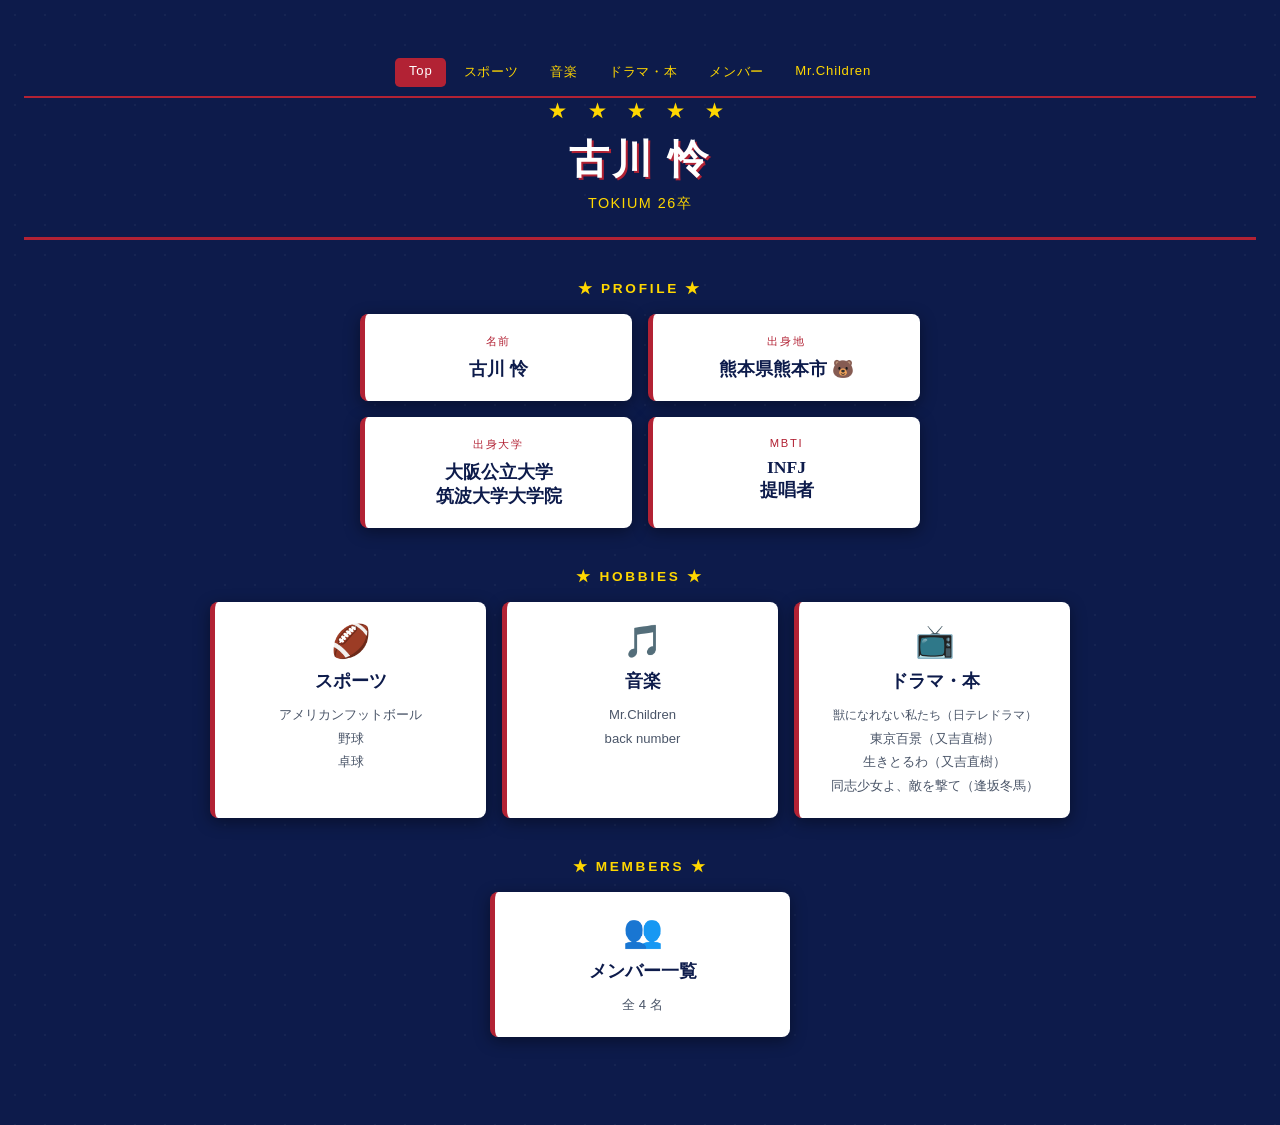
<file: index.html>
<!DOCTYPE html>
<html lang="ja">
<head>
  <meta charset="UTF-8">
  <meta name="viewport" content="width=device-width, initial-scale=1.0">
  <title>古川怜 - TOKIUM 26卒</title>
  <link rel="stylesheet" href="style.css">
</head>
<body>
  <nav class="nav">
    <div class="nav-inner">
      <a href="index.html" class="nav-link active">Top</a>
      <a href="sports.html" class="nav-link">スポーツ</a>
      <a href="music.html" class="nav-link">音楽</a>
      <a href="drama.html" class="nav-link">ドラマ・本</a>
      <a href="members.html" class="nav-link">メンバー</a>
      <a href="mrchildren.html" class="nav-link">Mr.Children</a>
    </div>
  </nav>
  <header>
    <div class="stars">★ ★ ★ ★ ★</div>
    <h1 class="large">古川 怜</h1>
    <p>TOKIUM 26卒</p>
  </header>

  <h2>★ Profile ★</h2>
  <div class="grid" style="max-width:560px; grid-template-columns: repeat(2, 1fr); text-align: center;">
    <div class="card">
      <div class="label">名前</div>
      <div class="value">古川 怜</div>
    </div>
    <div class="card">
      <div class="label">出身地</div>
      <div class="value">熊本県熊本市 🐻</div>
    </div>
    <div class="card">
      <div class="label">出身大学</div>
      <div class="value">大阪公立大学<br>筑波大学大学院</div>
    </div>
    <div class="card">
      <div class="label">MBTI</div>
      <div class="value">INFJ<br>提唱者</div>
    </div>
  </div>

  <h2>★ Hobbies ★</h2>
  <div class="grid" style="text-align: center;">
    <a class="card" href="sports.html">
      <div class="icon">🏈</div>
      <div class="value">スポーツ</div>
      <div class="sub">アメリカンフットボール<br>野球<br>卓球</div>
    </a>
    <a class="card" href="music.html">
      <div class="icon">🎵</div>
      <div class="value">音楽</div>
      <div class="sub">Mr.Children<br>back number</div>
    </a>
    <a class="card" href="drama.html">
      <div class="icon">📺</div>
      <div class="value">ドラマ・本</div>
      <div class="sub">
        <span style="white-space: nowrap; font-size: 0.76rem;">獣になれない私たち（日テレドラマ）</span><br>
        東京百景（又吉直樹）<br>
        生きとるわ（又吉直樹）<br>
        同志少女よ、敵を撃て（逢坂冬馬）
      </div>
    </a>
  </div>

  <h2>★ Members ★</h2>
  <div class="grid" style="max-width:300px; grid-template-columns: 1fr; text-align: center;">
    <a class="card" href="members.html">
      <div class="icon">👥</div>
      <div class="value">メンバー一覧</div>
      <div class="sub">全 4 名</div>
    </a>
  </div>
</body>
</html>
</file>
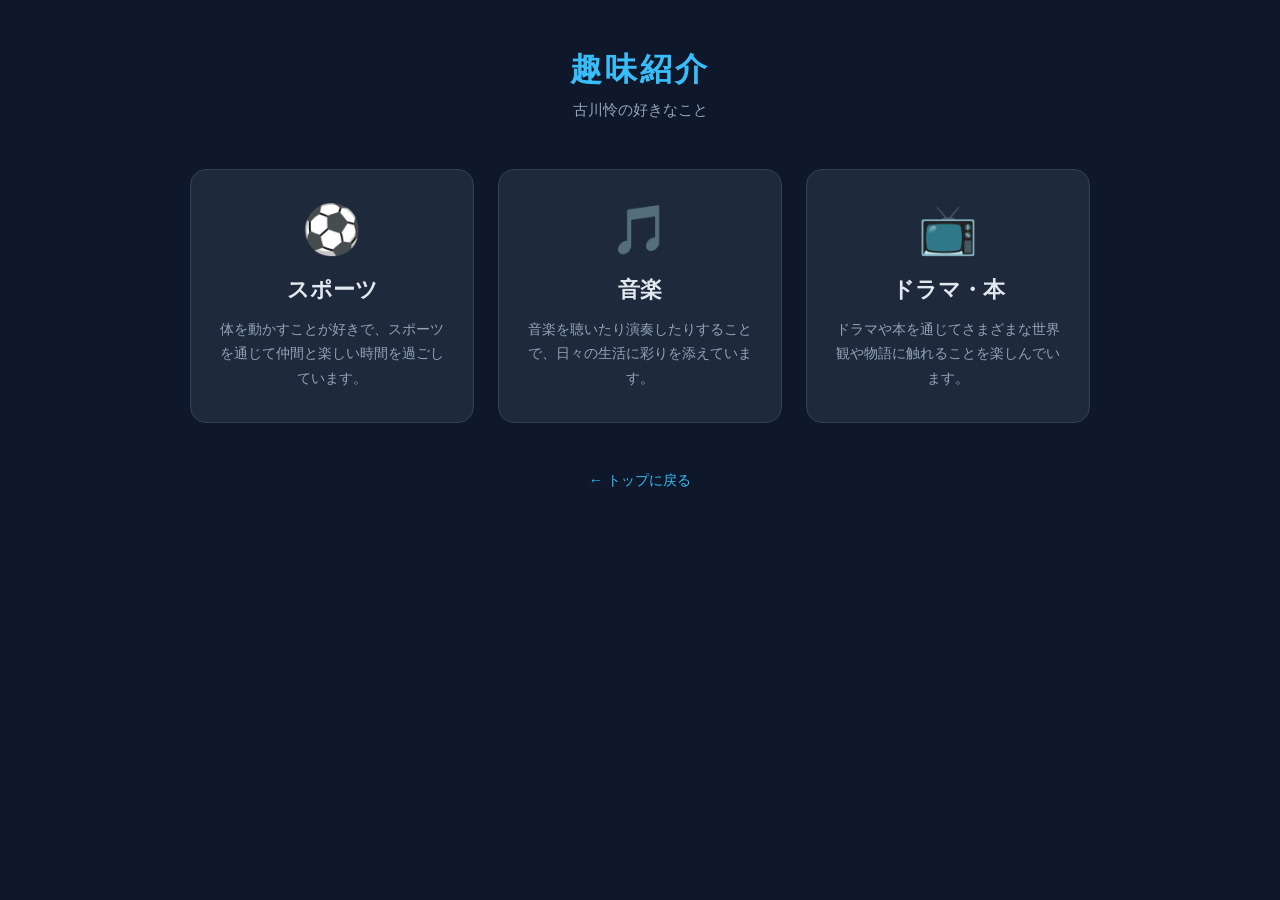
<file: hobbies.html>
<!DOCTYPE html>
<html lang="ja">
<head>
  <meta charset="UTF-8">
  <meta name="viewport" content="width=device-width, initial-scale=1.0">
  <title>趣味紹介 - 古川怜</title>
  <style>
    * {
      box-sizing: border-box;
      margin: 0;
      padding: 0;
    }
    body {
      background: #0f172a;
      color: #f1f5f9;
      font-family: 'Segoe UI', sans-serif;
      min-height: 100vh;
      padding: 3rem 1.5rem;
    }
    header {
      text-align: center;
      margin-bottom: 3rem;
    }
    header h1 {
      font-size: 2rem;
      letter-spacing: 0.1em;
      color: #38bdf8;
    }
    header p {
      margin-top: 0.5rem;
      color: #94a3b8;
      font-size: 0.95rem;
    }
    .grid {
      display: grid;
      grid-template-columns: repeat(auto-fit, minmax(260px, 1fr));
      gap: 1.5rem;
      max-width: 900px;
      margin: 0 auto;
    }
    .card {
      background: #1e293b;
      border: 1px solid #334155;
      border-radius: 1rem;
      padding: 2rem 1.75rem;
      text-align: center;
      transition: transform 0.2s, box-shadow 0.2s;
    }
    .card:hover {
      transform: translateY(-4px);
      box-shadow: 0 12px 30px rgba(0,0,0,0.4);
    }
    .icon {
      font-size: 3rem;
      margin-bottom: 1rem;
    }
    .card h2 {
      font-size: 1.4rem;
      margin-bottom: 0.75rem;
      color: #e2e8f0;
    }
    .card p {
      font-size: 0.9rem;
      color: #94a3b8;
      line-height: 1.7;
    }
    footer {
      text-align: center;
      margin-top: 3rem;
    }
    footer a {
      color: #38bdf8;
      text-decoration: none;
      font-size: 0.9rem;
    }
    footer a:hover {
      text-decoration: underline;
    }
  </style>
</head>
<body>
  <header>
    <h1>趣味紹介</h1>
    <p>古川怜の好きなこと</p>
  </header>

  <div class="grid">
    <div class="card">
      <div class="icon">⚽</div>
      <h2>スポーツ</h2>
      <p>体を動かすことが好きで、スポーツを通じて仲間と楽しい時間を過ごしています。</p>
    </div>

    <div class="card">
      <div class="icon">🎵</div>
      <h2>音楽</h2>
      <p>音楽を聴いたり演奏したりすることで、日々の生活に彩りを添えています。</p>
    </div>

    <div class="card">
      <div class="icon">📺</div>
      <h2>ドラマ・本</h2>
      <p>ドラマや本を通じてさまざまな世界観や物語に触れることを楽しんでいます。</p>
    </div>
  </div>

  <footer>
    <a href="index.html">← トップに戻る</a>
  </footer>
</body>
</html>
</file>
<file: style.css>
/* ===== NAV ===== */
.nav {
  background: #0D1B4B;
  border-bottom: 2px solid #B22234;
  padding: 0.6rem 1.5rem;
  position: sticky;
  top: 0;
  z-index: 100;
}
.nav-inner {
  max-width: 860px;
  margin: 0 auto;
  display: flex;
  gap: 0.25rem;
  flex-wrap: wrap;
  justify-content: center;
}
.nav-link {
  color: #FFD700;
  text-decoration: none;
  font-family: 'Segoe UI', sans-serif;
  font-size: 0.82rem;
  letter-spacing: 0.06em;
  padding: 0.35rem 0.85rem;
  border-radius: 0.3rem;
  transition: color 0.15s, background 0.15s;
}
.nav-link:hover {
  color: #ffffff;
  background: rgba(255, 255, 255, 0.1);
}
.nav-link.active {
  color: #ffffff;
  background: #B22234;
}

/* ===== RESET ===== */
* { box-sizing: border-box; margin: 0; padding: 0; }

/* ===== BODY ===== */
body {
  background: #0D1B4B;
  background-image: radial-gradient(circle, rgba(255,255,255,0.04) 1px, transparent 1px);
  background-size: 30px 30px;
  font-family: 'Georgia', serif;
  color: #ffffff;
  min-height: 100vh;
  padding: 3rem 1.5rem;
}

/* ===== HEADER ===== */
header {
  text-align: center;
  margin-bottom: 2.5rem;
  padding-bottom: 1.5rem;
  border-bottom: 3px solid #B22234;
}
header .stars {
  font-size: 1.2rem;
  letter-spacing: 0.4em;
  color: #FFD700;
  margin-bottom: 0.5rem;
}
header .icon { font-size: 3rem; margin-bottom: 0.4rem; }
header h1 {
  font-size: 2rem;
  color: #ffffff;
  text-shadow: 2px 2px 0 #B22234;
}
header h1.large {
  font-size: 2.5rem;
  letter-spacing: 0.08em;
}
header p {
  margin-top: 0.4rem;
  color: #FFD700;
  font-size: 0.9rem;
  letter-spacing: 0.1em;
  font-family: 'Segoe UI', sans-serif;
}

/* ===== SECTION TITLE ===== */
h2 {
  text-align: center;
  font-size: 0.85rem;
  color: #FFD700;
  letter-spacing: 0.2em;
  margin-bottom: 1rem;
  text-transform: uppercase;
  font-family: 'Segoe UI', sans-serif;
}

/* ===== GRID ===== */
.grid {
  display: grid;
  grid-template-columns: repeat(auto-fit, minmax(200px, 1fr));
  gap: 1rem;
  max-width: 860px;
  margin: 0 auto 2.5rem;
}

/* ===== CARD ===== */
.card {
  background: #ffffff;
  border-left: 5px solid #B22234;
  border-radius: 0.5rem;
  padding: 1.25rem 1.5rem;
  box-shadow: 0 4px 16px rgba(0,0,0,0.4);
  transition: box-shadow 0.2s, transform 0.2s;
  color: #0D1B4B;
}
.card:hover {
  box-shadow: 0 8px 28px rgba(178,34,52,0.4);
  transform: translateY(-3px);
}
a.card {
  text-decoration: none;
  display: block;
  cursor: pointer;
}
.card .label {
  font-size: 0.7rem;
  color: #B22234;
  letter-spacing: 0.15em;
  margin-bottom: 0.5rem;
  font-family: 'Segoe UI', sans-serif;
  text-transform: uppercase;
}
.card .value {
  font-size: 1.1rem;
  font-weight: 700;
  color: #0D1B4B;
  font-family: 'Georgia', serif;
}
.card .icon { font-size: 2rem; margin-bottom: 0.6rem; }
.sub {
  font-size: 0.82rem;
  color: #4a5568;
  margin-top: 0.6rem;
  line-height: 1.8;
  font-family: 'Segoe UI', sans-serif;
}

/* ===== CARD: MEMBER FIELDS ===== */
.card .name {
  font-size: 1.1rem;
  font-weight: 700;
  color: #0D1B4B;
  margin-bottom: 0.5rem;
}
.card .dept {
  display: inline-block;
  font-size: 0.75rem;
  font-family: 'Segoe UI', sans-serif;
  background: #0D1B4B;
  color: #FFD700;
  border-radius: 1rem;
  padding: 0.2rem 0.75rem;
  margin-bottom: 0.5rem;
  letter-spacing: 0.05em;
}
.card .year {
  font-size: 0.8rem;
  color: #B22234;
  font-family: 'Segoe UI', sans-serif;
}
.card .year::before { content: "★ 入社: "; }
.card.hidden { display: none; }

/* ===== LIST (detail pages) ===== */
.list {
  max-width: 480px;
  margin: 0 auto 2.5rem;
  display: flex;
  flex-direction: column;
  gap: 1rem;
}
.item {
  background: #ffffff;
  border-left: 5px solid #B22234;
  border-radius: 0.5rem;
  padding: 1.25rem 1.5rem;
  box-shadow: 0 4px 16px rgba(0,0,0,0.4);
}
.item .title {
  font-size: 1.05rem;
  font-weight: 700;
  color: #0D1B4B;
  margin-bottom: 0.5rem;
}
.item .detail {
  font-size: 0.85rem;
  color: #4a5568;
  line-height: 1.8;
  font-family: 'Segoe UI', sans-serif;
}
.item .detail span::before { content: "★ "; color: #B22234; font-size: 0.7rem; }
.item .meta {
  font-size: 0.8rem;
  color: #B22234;
  margin-top: 0.3rem;
  font-family: 'Segoe UI', sans-serif;
  letter-spacing: 0.05em;
}

/* ===== FILTER BUTTONS (members) ===== */
.filters {
  display: flex;
  justify-content: center;
  flex-wrap: wrap;
  gap: 0.6rem;
  max-width: 860px;
  margin: 0 auto 2rem;
}
.filter-btn {
  background: transparent;
  border: 2px solid #FFD700;
  color: #FFD700;
  border-radius: 2rem;
  padding: 0.35rem 1rem;
  font-size: 0.82rem;
  cursor: pointer;
  font-family: 'Segoe UI', sans-serif;
  letter-spacing: 0.05em;
  transition: background 0.2s, color 0.2s;
}
.filter-btn:hover,
.filter-btn.active {
  background: #FFD700;
  color: #0D1B4B;
}

/* ===== BACK LINK ===== */
.back {
  display: block;
  text-align: center;
  color: #FFD700;
  text-decoration: none;
  font-size: 0.9rem;
  font-family: 'Segoe UI', sans-serif;
}
.back:hover { text-decoration: underline; }
</file>
